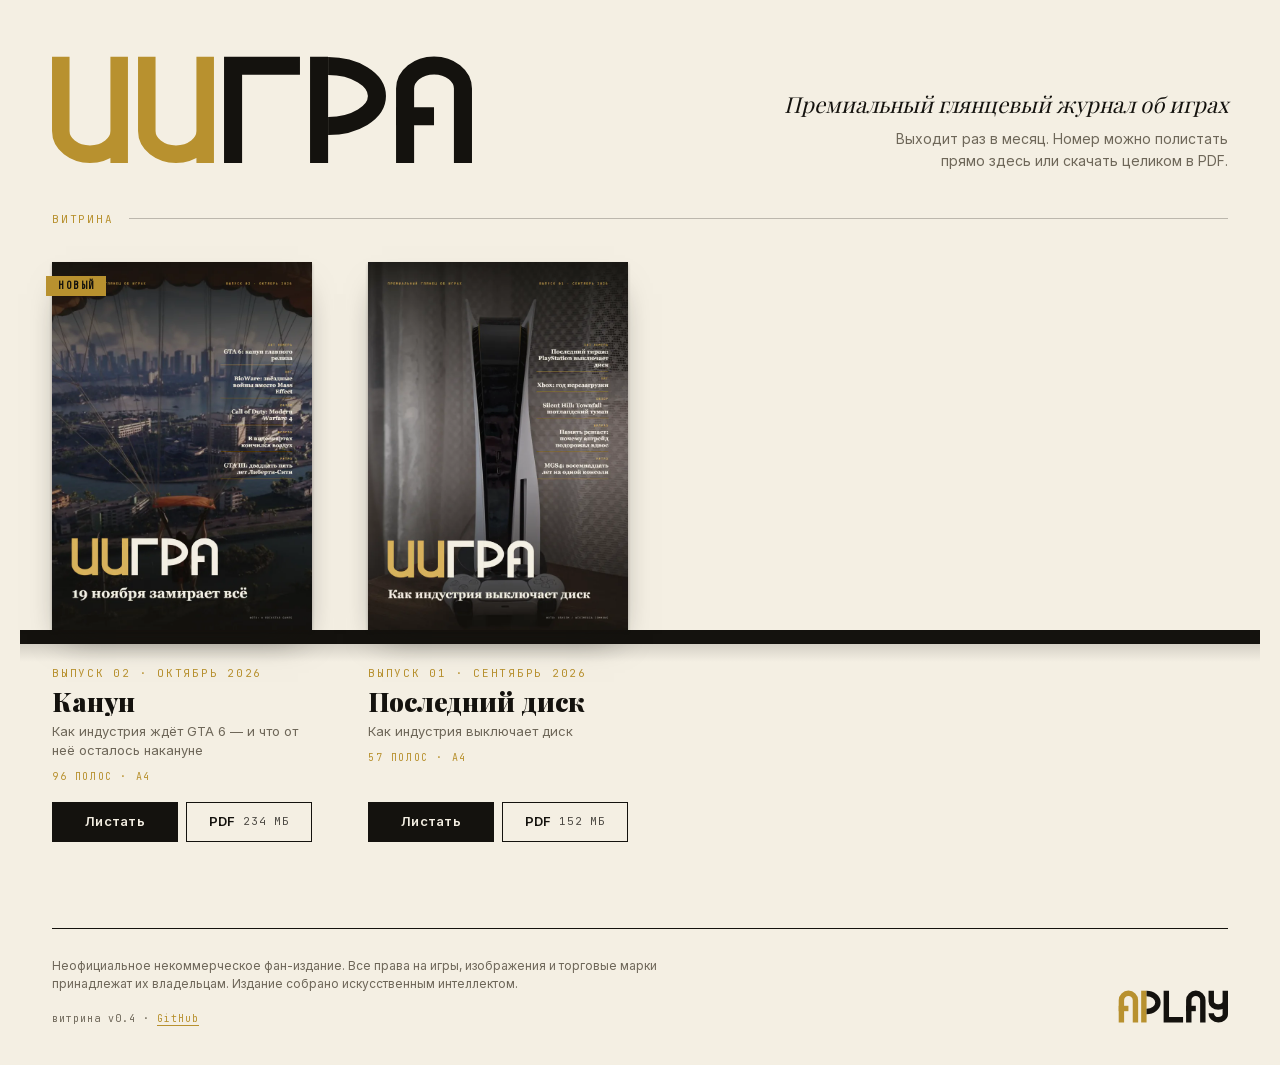
<file: index.html>
<!doctype html>
<html lang="ru">
<head>
  <meta charset="utf-8">
  <meta name="viewport" content="width=device-width, initial-scale=1">
  <title>ИИГРА — журнал об играх</title>
  <meta name="description" content="ИИГРА (AIPLAY) — премиальный глянцевый журнал об играх. Все номера: листать онлайн и скачать в PDF.">
  <meta property="og:title" content="ИИГРА — журнал об играх">
  <meta property="og:description" content="Премиальный глянцевый журнал об играх. Листать онлайн и скачать в PDF.">
  <meta property="og:type" content="website">
  <meta name="theme-color" content="#F4EFE3">
  <link rel="icon" href="favicon.ico" sizes="32x32">
  <link rel="icon" href="assets/favicon.svg" type="image/svg+xml">
  <link rel="apple-touch-icon" href="assets/apple-touch-icon.png">
  <link rel="stylesheet" href="assets/kiosk.css">
</head>
<body>
  <div class="wrap">
    <header class="masthead">
      <h1>
        <svg class="logo logo--iigra" viewBox="0.25 -8.25 395.5 116.5" role="img" aria-label="ИИГРА">
          <g class="logo-ai">
            <path d="M8.5 0 V70 A27.5 21.8 0 0 0 63.5 70 M63.5 0 V100"/>
            <path d="M89.5 0 V70 A27.5 21.8 0 0 0 144.5 70 M144.5 0 V100"/>
          </g>
          <g class="logo-ink">
            <path d="M170.75 100 V8.5 H233.75"/>
            <path d="M251.75 0 V100"/>
            <path d="M260.25 8.75 A46 28.25 0 0 1 260.25 65.25"/>
            <path d="M332.75 100 V30 A27.25 21.8 0 0 1 387.25 30 V100"/>
            <path d="M324.5 56 H360"/>
          </g>
        </svg>
      </h1>
      <div class="masthead-copy">
        <p class="tagline">Премиальный глянцевый журнал об играх</p>
        <p class="lede">Выходит раз в месяц. Номер можно полистать прямо здесь или скачать целиком в PDF.</p>
      </div>
    </header>

    <main>
      <div class="rubric mono">Витрина</div>
      <div class="shelf" id="shelf" aria-live="polite"></div>
      <noscript><p class="empty">Для витрины нужен JavaScript. Список номеров: <a href="issues.json">issues.json</a>.</p></noscript>
    </main>

    <footer class="footer">
      <div class="footer-row">
        <div>
          <p class="disclaimer">Неофициальное некоммерческое фан-издание. Все права на игры, изображения
          и торговые марки принадлежат их владельцам. Издание собрано искусственным интеллектом.</p>
          <p class="ver">витрина v0.4 · <a href="https://github.com/aiplay-magazine/aiplay-magazine.github.io">GitHub</a></p>
        </div>
        <svg class="logo logo--aiplay" viewBox="-1 -8.5 352.5 117" role="img" aria-label="AIPLAY">
          <g class="logo-ai">
            <path d="M16 100 V30 A22.1 21.8 0 0 1 60.2 30 V100"/>
            <path d="M7.5 56 H38.1"/>
          </g>
          <rect class="logo-ai-fill" x="78.2" y="0" width="17" height="100"/>
          <g class="logo-ink">
            <path d="M95.2 8.75 A35.7 28.25 0 0 1 95.2 65.25"/>
            <path d="M157.4 0 V91.5 H210.1"/>
            <path d="M228.1 100 V30 A22.1 21.8 0 0 1 272.3 30 V100"/>
            <path d="M219.6 56 H250.2"/>
            <path d="M298.8 0 V34 A22.1 17.5 0 0 0 343 34 M343 0 V74 A22.1 17.5 0 0 1 320.9 91.5 A22.1 20.5 0 0 1 298.8 71"/>
          </g>
        </svg>
      </div>
    </footer>
  </div>
  <script src="assets/shelf.js"></script>
</body>
</html>
</file>
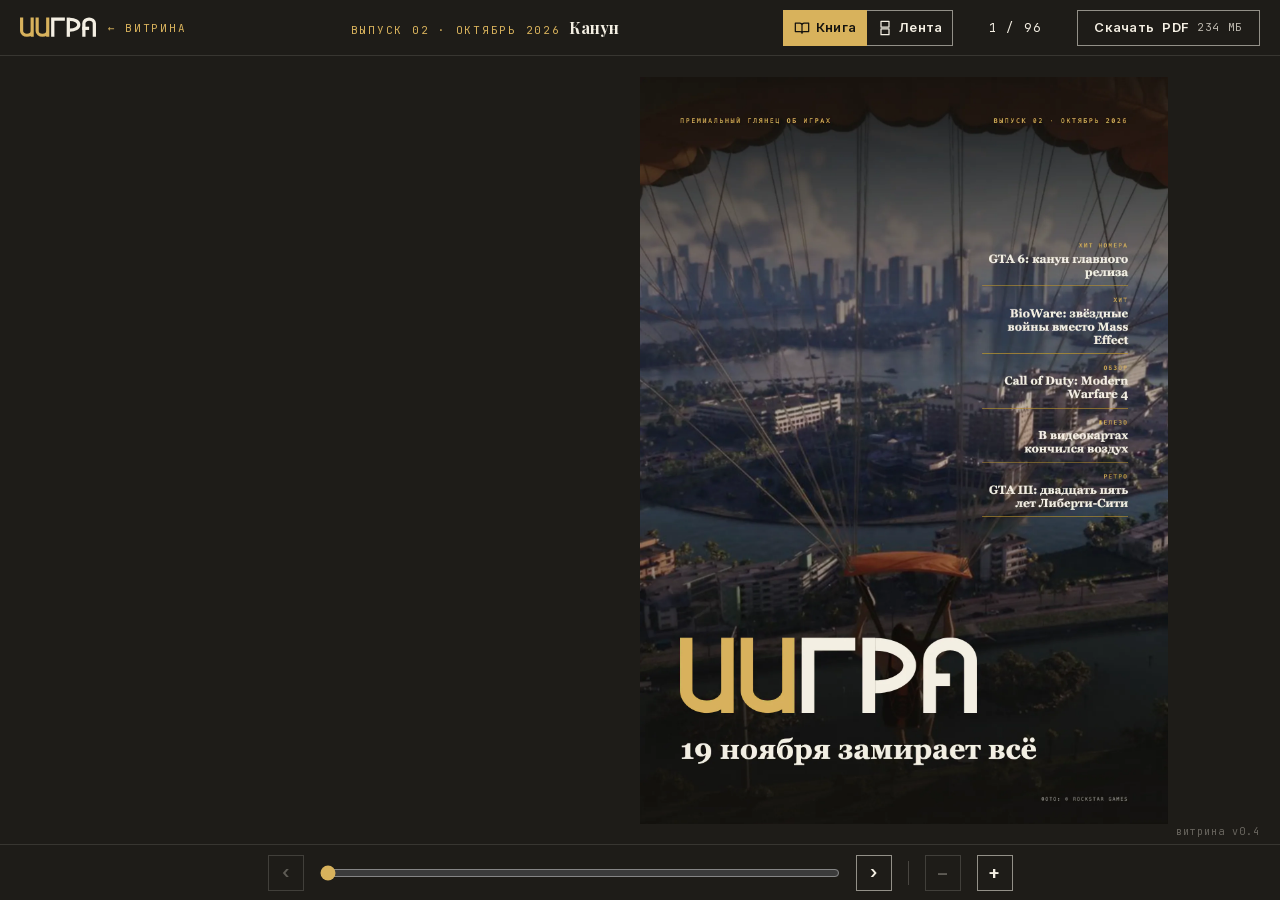
<file: read.html>
<!doctype html>
<html lang="ru">
<head>
  <meta charset="utf-8">
  <meta name="viewport" content="width=device-width, initial-scale=1">
  <title>ИИГРА — листать номер</title>
  <meta name="theme-color" content="#1E1C18">
  <link rel="icon" href="favicon.ico" sizes="32x32">
  <link rel="icon" href="assets/favicon.svg" type="image/svg+xml">
  <link rel="apple-touch-icon" href="assets/apple-touch-icon.png">
  <link rel="stylesheet" href="assets/kiosk.css">
</head>
<body class="reader on-dark">
  <header class="bar bar--top">
    <a class="home" href="./" aria-label="Назад на витрину">
      <svg class="logo logo--iigra" viewBox="0.25 -8.25 395.5 116.5" role="img" aria-label="ИИГРА">
        <g class="logo-ai">
          <path d="M8.5 0 V70 A27.5 21.8 0 0 0 63.5 70 M63.5 0 V100"/>
          <path d="M89.5 0 V70 A27.5 21.8 0 0 0 144.5 70 M144.5 0 V100"/>
        </g>
        <g class="logo-ink">
          <path d="M170.75 100 V8.5 H233.75"/>
          <path d="M251.75 0 V100"/>
          <path d="M260.25 8.75 A46 28.25 0 0 1 260.25 65.25"/>
          <path d="M332.75 100 V30 A27.25 21.8 0 0 1 387.25 30 V100"/>
          <path d="M324.5 56 H360"/>
        </g>
      </svg>
      <span class="home-back mono">← Витрина</span>
    </a>
    <div class="bar-title"><span class="mono" id="issue-label"></span><b id="issue-title"></b></div>
    <div class="view-switch" role="group" aria-label="Режим чтения">
      <button class="btn view-btn" id="view-book" aria-pressed="true" title="Листать как журнал">
        <svg viewBox="0 0 18 18" aria-hidden="true"><path d="M1.5 3.5h5a2.5 2.5 0 0 1 2.5 2.5v9a2 2 0 0 0-2-2H1.5z M16.5 3.5h-5A2.5 2.5 0 0 0 9 6v9a2 2 0 0 1 2-2h5.5z"/></svg>
        <span class="lbl">Книга</span>
      </button>
      <button class="btn view-btn" id="view-scroll" aria-pressed="false" title="Читать лентой сверху вниз">
        <svg viewBox="0 0 18 18" aria-hidden="true"><path d="M4.5 1.5h9v6.5h-9z M4.5 10h9v6.5h-9z"/></svg>
        <span class="lbl">Лента</span>
      </button>
    </div>
    <span class="counter mono" id="counter"></span>
    <a class="btn" id="pdf" href="#" download><span class="lbl">Скачать</span> PDF <small id="pdf-size"></small></a>
  </header>

  <main class="stage" id="stage">
    <div class="book" id="book"></div>
    <span class="ver">витрина v0.4</span>
  </main>

  <footer class="bar bar--bottom">
    <button class="btn nav-btn" id="prev" aria-label="Предыдущая страница">‹</button>
    <input class="scrub" id="scrub" type="range" min="1" value="1" aria-label="Перейти к полосе">
    <button class="btn nav-btn" id="next" aria-label="Следующая страница">›</button>
    <span class="bar-sep" aria-hidden="true"></span>
    <button class="btn nav-btn" id="zoom-out" aria-label="Уменьшить">−</button>
    <button class="btn nav-btn" id="zoom-in" aria-label="Увеличить">+</button>
  </footer>

  <script src="vendor/page-flip/page-flip.browser.js"></script>
  <script src="assets/reader.js"></script>
</body>
</html>
</file>
<file: assets/kiosk.css>
/* ИИГРА · киоск. Palette and type from style/brand.md — no new colors. */
@import url("fonts/fonts.css");

:root {
  --ink: #14120E;
  --paper: #F4EFE3;
  --paper-dim: #E9E1CE;
  --gold: #B8912F;
  --gold-bright: #D8B25C;
  --grey: #6E6759;
  --line: rgba(20, 18, 14, .25);
  --desk: #1E1C18;
  --font-display: "Playfair Display", Georgia, serif;
  --font-text: "Inter", "Helvetica Neue", sans-serif;
  --font-mono: "JetBrains Mono", Menlo, monospace;
  --gutter: 32px;
}

* { margin: 0; padding: 0; box-sizing: border-box; }
html { -webkit-text-size-adjust: 100%; }
body { font-family: var(--font-text); background: var(--paper); color: var(--ink); }
a { color: inherit; }
img { display: block; }

/* ---------- Logo (canonical paths from style/brand/logotypes/) ---------- */
.logo { display: block; height: auto; }
.logo g, .logo path, .logo rect { fill: none; stroke-linecap: butt; stroke-linejoin: miter; }
.logo--iigra .logo-ai { stroke: var(--gold); stroke-width: 16.5; }
.logo--iigra .logo-ink { stroke: var(--ink); stroke-width: 17; }
.logo--aiplay .logo-ai { stroke: var(--gold); stroke-width: 17; }
.logo--aiplay .logo-ai-fill { fill: var(--gold); }
.logo--aiplay .logo-ink { stroke: var(--ink); stroke-width: 17; }
.on-dark .logo--iigra .logo-ai, .on-dark .logo--aiplay .logo-ai { stroke: var(--gold-bright); }
.on-dark .logo--aiplay .logo-ai-fill { fill: var(--gold-bright); }
.on-dark .logo--iigra .logo-ink, .on-dark .logo--aiplay .logo-ink { stroke: var(--paper); }

/* ---------- Shared bits ---------- */
.wrap { max-width: 1240px; margin: 0 auto; padding: 0 var(--gutter); }
.mono { font-family: var(--font-mono); font-size: 11px; letter-spacing: .16em; text-transform: uppercase; }
.ver { font-family: var(--font-mono); font-size: 10px; letter-spacing: .1em; color: var(--grey); }

.btn {
  display: inline-flex; align-items: center; justify-content: center; gap: 8px;
  height: 40px; padding: 0 16px;
  font: 600 13px/1 var(--font-text); letter-spacing: .02em; text-decoration: none;
  border: 1.5px solid var(--ink); border-radius: 0; cursor: pointer;
  background: transparent; color: var(--ink); white-space: nowrap;
  transition: background .15s, color .15s, border-color .15s;
}
.btn--solid { background: var(--ink); color: var(--paper); }
.btn small { font: 400 11px/1 var(--font-mono); letter-spacing: .06em; opacity: .75; }
.btn:focus-visible, .cover-link:focus-visible { outline: 2px solid var(--gold); outline-offset: 3px; }

/* ---------- Shelf page ---------- */
.masthead { display: flex; align-items: flex-end; justify-content: space-between; gap: 32px; padding: 48px 0 40px; }
.masthead .logo { width: clamp(220px, 34vw, 420px); }
.masthead-copy { max-width: 460px; text-align: right; }
.tagline { font: italic 400 clamp(19px, 1.9vw, 22px)/1.3 var(--font-display); white-space: nowrap; }
.lede { margin: 10px 0 0 auto; max-width: 360px; font-size: 14px; line-height: 1.55; color: var(--grey); }

.rubric {
  display: flex; align-items: center; gap: 16px; color: var(--gold);
  margin-bottom: 36px;
}
.rubric::after { content: ""; flex: 1; height: 1px; background: var(--line); }

/* The shelf: covers stand on an ink ledge that runs the full width of every row. */
.shelf {
  --cover-w: 260px;
  --cover-h: calc(var(--cover-w) * var(--page-ratio, 1.4142)); /* h/w, set from issues.json */
  --ledge: 14px;
  --cap-h: 212px;
  --row-h: calc(var(--cover-h) + var(--ledge) + var(--cap-h));
  display: grid;
  grid-template-columns: repeat(auto-fill, var(--cover-w));
  grid-auto-rows: var(--row-h);
  column-gap: 56px;
  background:
    linear-gradient(to bottom,
      transparent var(--cover-h),
      var(--ink) var(--cover-h),
      var(--ink) calc(var(--cover-h) + var(--ledge)),
      rgba(20, 18, 14, .14) calc(var(--cover-h) + var(--ledge)),
      transparent calc(var(--cover-h) + var(--ledge) + 18px)) 0 0 / 100% var(--row-h) repeat-y;
  margin: 0 calc(-1 * var(--gutter));
  padding: 0 var(--gutter);
}
.issue { display: flex; flex-direction: column; min-width: 0; }
.cover-link {
  position: relative; display: block; height: var(--cover-h);
  box-shadow: 0 2px 3px rgba(20, 18, 14, .25), 0 18px 32px -14px rgba(20, 18, 14, .55);
  transform-origin: 50% 100%; transition: transform .25s ease, box-shadow .25s ease;
}
.cover-link img { width: 100%; height: 100%; object-fit: cover; background: var(--desk); }
.badge {
  position: absolute; top: 14px; left: -6px; padding: 5px 10px 5px 12px;
  background: var(--gold); color: var(--ink);
  font: 700 10px/1 var(--font-mono); letter-spacing: .16em;
}
.caption { height: var(--cap-h); padding-top: calc(var(--ledge) + 22px); display: flex; flex-direction: column; }
.caption .mono { color: var(--gold); }
.issue-title {
  margin-top: 8px; font: 900 26px/1.1 var(--font-display);
  display: -webkit-box; -webkit-line-clamp: 2; -webkit-box-orient: vertical; overflow: hidden;
}
.issue-theme { margin-top: 6px; font-size: 13px; line-height: 1.45; color: var(--grey);
  display: -webkit-box; -webkit-line-clamp: 2; -webkit-box-orient: vertical; overflow: hidden; }
.issue-meta { margin-top: 10px; color: var(--grey); font-size: 10px; }
.issue-actions { margin-top: auto; display: flex; gap: 8px; }
.issue-actions .btn { flex: 1; padding: 0 10px; }

.footer { margin-top: 72px; border-top: 1px solid var(--ink); padding: 28px 0 40px; }
.footer-row { display: flex; align-items: flex-end; justify-content: space-between; gap: 32px; }
.footer .logo { width: 112px; flex: none; }
.disclaimer { max-width: 620px; font-size: 12px; line-height: 1.55; color: var(--grey); }
.footer .ver { margin-top: 18px; }
.ver a { color: var(--gold); text-decoration: underline 1px; text-underline-offset: 3px; padding: 8px 0; } /* padding: bigger tap target, no layout shift */

.empty { padding: 48px 0; color: var(--grey); }

@media (max-width: 760px) {
  :root { --gutter: 16px; }
  .masthead { flex-direction: column; align-items: flex-start; padding: 32px 0 28px; gap: 20px; }
  .masthead .logo { width: min(300px, 78vw); }
  .masthead-copy { text-align: left; }
  .tagline { font-size: 19px; white-space: normal; }
  .lede { margin-left: 0; }
  .shelf { --cover-w: min(300px, calc(100vw - 2 * var(--gutter))); justify-content: center; }
  .footer-row { flex-direction: column; align-items: flex-start; }
}

/* ---------- Reader page ---------- */
.reader { background: var(--desk); color: var(--paper); height: 100vh; height: 100dvh; overflow: hidden;
  display: grid; grid-template-rows: 56px minmax(0, 1fr) 56px; grid-template-columns: minmax(0, 1fr); }
.bar { display: flex; align-items: center; gap: 16px; padding: 0 20px; }
.bar--top { border-bottom: 1px solid rgba(244, 239, 227, .12); }
.bar--bottom { border-top: 1px solid rgba(244, 239, 227, .12); justify-content: center; }
.home { display: flex; align-items: center; gap: 12px; text-decoration: none; flex: none; }
.home .logo { width: 76px; }
.home-back { color: var(--gold-bright); }
.bar-title { flex: 1; min-width: 0; text-align: center; overflow: hidden; white-space: nowrap; text-overflow: ellipsis; }
.bar-title b { font: 700 16px var(--font-display); letter-spacing: 0; text-transform: none; margin-left: 8px; color: var(--paper); }
.bar-title .mono { color: var(--gold-bright); }
.reader .btn { border-color: rgba(244, 239, 227, .55); color: var(--paper); height: 36px; }
.counter { min-width: 92px; text-align: center; color: var(--paper); font-size: 12px; }
.nav-btn { width: 36px; padding: 0; font-size: 18px; }
.reader .btn:disabled { opacity: .3; cursor: default; background: transparent; color: var(--paper); border-color: rgba(244, 239, 227, .55); }
.scrub { width: min(520px, 50vw); accent-color: var(--gold-bright); }

.stage { position: relative; display: flex; align-items: center; justify-content: center; min-width: 0; min-height: 0; overflow: hidden; padding: 20px; }
.book { flex: none; }
.book .pg { background: var(--paper); overflow: hidden; }
.book .pg img { width: 100%; height: 100%; object-fit: fill; }
.book .pg .ph {
  position: absolute; inset: 0; display: flex; align-items: center; justify-content: center;
  font: 400 11px var(--font-mono); letter-spacing: .16em; color: var(--grey); background: var(--paper-dim);
}
.book .pg.is-loaded .ph { display: none; }
.book .pg--blank { background: var(--paper); }
/* Reading mode switch (top bar): book / scroll. */
.view-switch { display: flex; flex: none; }
.reader .view-btn { gap: 6px; padding: 0 10px; }
.reader .view-btn + .view-btn { border-left-width: 0; }
.view-btn svg { width: 16px; height: 16px; fill: none; stroke: currentColor; stroke-width: 1.4; stroke-linejoin: round; }
.reader .view-btn[aria-pressed="true"] { background: var(--gold-bright); border-color: var(--gold-bright); color: var(--ink); }

/* Scroll view: every page in one column, scrolled natively; width set by reader.js (+/− zoom). */
.scroll { position: absolute; inset: 0; overflow: auto; overscroll-behavior: contain; padding: 20px 0 32px; outline: none; }
.scroll-col { margin: 0 auto; display: flex; flex-direction: column; gap: 16px; }
.sp { position: relative; flex: none; aspect-ratio: var(--page-ar); background: var(--paper-dim); }
.sp img { position: absolute; inset: 0; width: 100%; height: 100%; }
.sp .ph { position: absolute; inset: 0; display: flex; align-items: center; justify-content: center;
  font: 400 11px var(--font-mono); letter-spacing: .16em; color: var(--grey); }
.sp.is-loaded .ph { display: none; }

.bar-sep { width: 1px; height: 24px; background: rgba(244, 239, 227, .2); }

/* Zoom layer over the stage (reader.js): the visible page(s) at full resolution, panned and scaled. */
.zoom { position: absolute; inset: 0; z-index: 5; overflow: hidden; background: var(--desk);
  touch-action: none; cursor: grab; user-select: none; -webkit-user-select: none; }
.zoom.is-dragging { cursor: grabbing; }
.zoom-sheet { position: absolute; left: 0; top: 0; display: flex; transform-origin: 0 0; background: var(--paper); }
.zoom-sheet img { flex: 1 1 0; min-width: 0; height: 100%; -webkit-user-drag: none; }
.reader .zoom-close { position: absolute; top: 12px; right: 12px; width: 36px; padding: 0; font-size: 20px;
  background: rgba(30, 28, 24, .85); }
.reader .ver { z-index: 6; pointer-events: none; position: absolute; right: 20px; bottom: 6px; color: rgba(244, 239, 227, .35); }

@media (max-width: 760px) {
  .reader { grid-template-rows: 52px minmax(0, 1fr) 52px; }
  .bar { padding: 0 12px; gap: 10px; }
  .home .logo { width: 60px; }
  .home-back, .bar-title, .btn .lbl { display: none; }
  .bar--top { justify-content: space-between; }
  .stage { padding: 12px; }
  .scrub { width: auto; flex: 1; }
  .counter { min-width: 0; }
  .reader .view-btn { padding: 0 9px; }
  .scroll { padding: 12px 0 24px; }
  .scroll-col { gap: 12px; }
}
/* autoSize is off: the wrapper takes the book's explicit size instead of a padding ratio. */
.book .stf__wrapper { height: 100%; }

/* Hover only where a pointer really hovers: on touch screens :hover sticks after a tap. */
@media (hover: hover) {
  .btn:hover { background: var(--gold); border-color: var(--gold); color: var(--ink); }
  .cover-link:hover { transform: translateY(-6px) rotate(-1deg); box-shadow: 0 2px 3px rgba(20, 18, 14, .25), 0 28px 40px -16px rgba(20, 18, 14, .6); }
  .ver a:hover { color: var(--ink); }
  .reader .btn:hover:not(:disabled) { background: var(--gold-bright); border-color: var(--gold-bright); color: var(--ink); }
}
</file>
